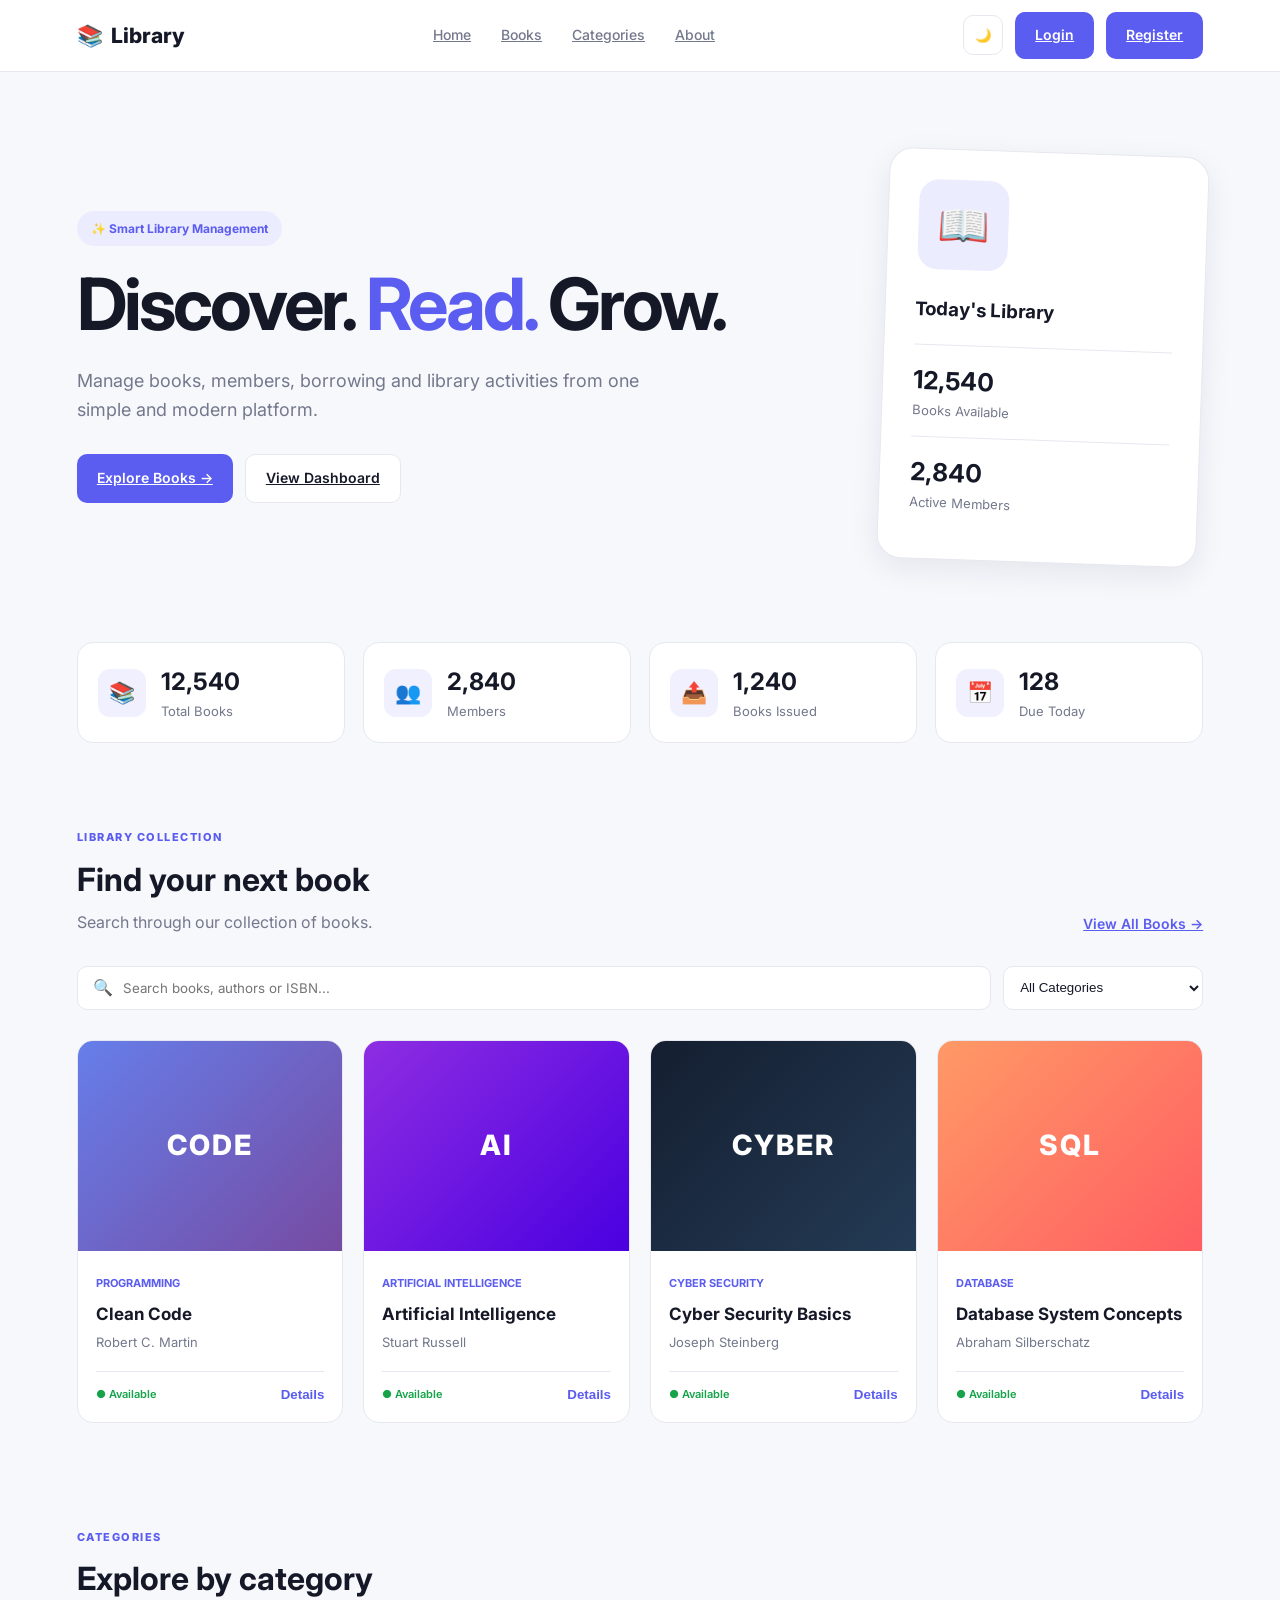
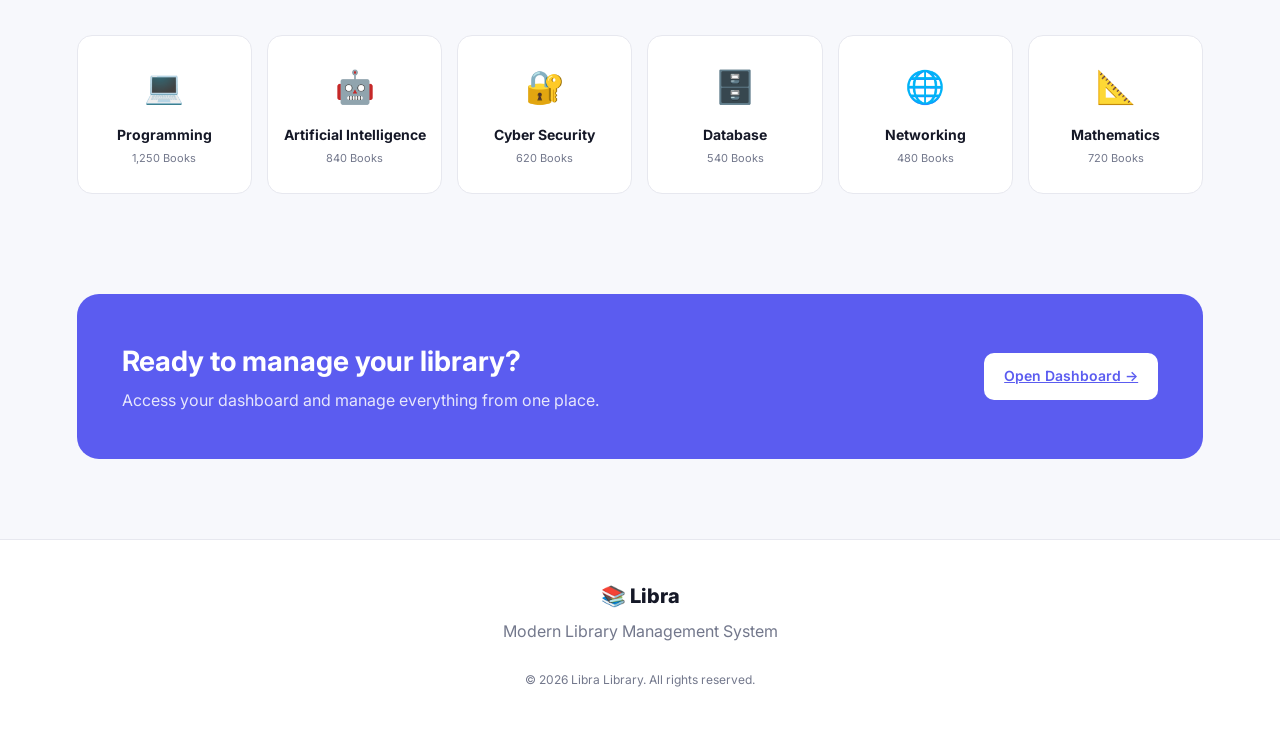
<file: index.html>
<!DOCTYPE html>
<html lang="en">
<head>
    <meta charset="UTF-8">
    <meta name="viewport" content="width=device-width, initial-scale=1.0">

    <title>Libra - Library Management System</title>

    <link rel="stylesheet" href="lms.css">

    <link
        href="https://fonts.googleapis.com/css2?family=Inter:wght@400;500;600;700;800&display=swap"
        rel="stylesheet"
    >
</head>

<body>

<!-- ================= NAVBAR ================= -->

<header class="navbar">

    <div class="logo">
        <span>📚</span>
        Library
    </div>

    <nav class="nav-links">
        <a href="#home">Home</a>
        <a href="books.html">Books</a>
        <a href="#categories">Categories</a>
        <a href="#about">About</a>
    </nav>

    <div class="nav-actions">
        <button class="theme-btn" onclick="toggleTheme()">🌙</button>
        <a href="login.html" class="btn btn-primary">Login</a>
        <a href="register.html" class="btn btn-primary">Register</a>
    </div>

</header>


<!-- ================= HERO ================= -->

<section class="hero" id="home">

    <div class="hero-content">

        <span class="hero-badge">
            ✨ Smart Library Management
        </span>

        <h1>
            Discover.
            <span>Read.</span>
            Grow.
        </h1>

        <p>
            Manage books, members, borrowing and library activities
            from one simple and modern platform.
        </p>

        <div class="hero-buttons">

            <a href="#books" class="btn btn-primary">
                Explore Books →
            </a>

            <a href="login.html" class="btn btn-outline">
                View Dashboard
            </a>

        </div>

    </div>

    <div class="hero-card">

        <div class="book-icon">
            📖
        </div>

        <h3>Today's Library</h3>

        <div class="hero-stat">
            <strong>12,540</strong>
            <span>Books Available</span>
        </div>

        <div class="hero-stat">
            <strong>2,840</strong>
            <span>Active Members</span>
        </div>

    </div>

</section>


<!-- ================= STATS ================= -->

<section class="stats-section">

    <div class="stat-card">
        <div class="stat-icon">📚</div>
        <div>
            <h3>12,540</h3>
            <p>Total Books</p>
        </div>
    </div>

    <div class="stat-card">
        <div class="stat-icon">👥</div>
        <div>
            <h3>2,840</h3>
            <p>Members</p>
        </div>
    </div>

    <div class="stat-card">
        <div class="stat-icon">📤</div>
        <div>
            <h3>1,240</h3>
            <p>Books Issued</p>
        </div>
    </div>

    <div class="stat-card">
        <div class="stat-icon">📅</div>
        <div>
            <h3>128</h3>
            <p>Due Today</p>
        </div>
    </div>

</section>


<!-- ================= BOOK SEARCH ================= -->

<section class="section" id="books">

    <div class="section-header">

        <div>
            <span class="section-label">LIBRARY COLLECTION</span>

            <h2>Find your next book</h2>

            <p>
                Search through our collection of books.
            </p>
        </div>

        <a href="books.html" class="view-all">
            View All Books →
        </a>

    </div>


    <div class="search-container">

        <div class="search-box">

            <span>🔍</span>

            <input
                type="text"
                id="bookSearch"
                placeholder="Search books, authors or ISBN..."
                onkeyup="searchBooks()"
            >

        </div>

        <select id="categoryFilter" onchange="filterBooks()">

            <option value="all">All Categories</option>
            <option value="programming">Programming</option>
            <option value="ai">Artificial Intelligence</option>
            <option value="security">Cyber Security</option>
            <option value="database">Database</option>

        </select>

    </div>


    <div class="books-grid" id="booksGrid">

        <div class="book-card" data-category="programming">

            <div class="book-cover blue">
                <span>CODE</span>
            </div>

            <div class="book-info">

                <span class="book-category">
                    Programming
                </span>

                <h3>Clean Code</h3>

                <p>Robert C. Martin</p>

                <div class="book-footer">

                    <span class="available">
                        ● Available
                    </span>

                    <button onclick="showBook('Clean Code')">
                        Details
                    </button>

                </div>

            </div>

        </div>


        <div class="book-card" data-category="ai">

            <div class="book-cover purple">
                <span>AI</span>
            </div>

            <div class="book-info">

                <span class="book-category">
                    Artificial Intelligence
                </span>

                <h3>Artificial Intelligence</h3>

                <p>Stuart Russell</p>

                <div class="book-footer">

                    <span class="available">
                        ● Available
                    </span>

                    <button onclick="showBook('Artificial Intelligence')">
                        Details
                    </button>

                </div>

            </div>

        </div>


        <div class="book-card" data-category="security">

            <div class="book-cover dark">
                <span>CYBER</span>
            </div>

            <div class="book-info">

                <span class="book-category">
                    Cyber Security
                </span>

                <h3>Cyber Security Basics</h3>

                <p>Joseph Steinberg</p>

                <div class="book-footer">

                    <span class="available">
                        ● Available
                    </span>

                    <button onclick="showBook('Cyber Security Basics')">
                        Details
                    </button>

                </div>

            </div>

        </div>


        <div class="book-card" data-category="database">

            <div class="book-cover orange">
                <span>SQL</span>
            </div>

            <div class="book-info">

                <span class="book-category">
                    Database
                </span>

                <h3>Database System Concepts</h3>

                <p>Abraham Silberschatz</p>

                <div class="book-footer">

                    <span class="available">
                        ● Available
                    </span>

                    <button onclick="showBook('Database System Concepts')">
                        Details
                    </button>

                </div>

            </div>

        </div>

    </div>

</section>


<!-- ================= CATEGORIES ================= -->

<section class="section categories-section" id="categories">

    <div class="section-header">

        <div>

            <span class="section-label">
                CATEGORIES
            </span>

            <h2>Explore by category</h2>

        </div>

    </div>


    <div class="category-grid">

        <div class="category-card">
            <span>💻</span>
            <h3>Programming</h3>
            <p>1,250 Books</p>
        </div>

        <div class="category-card">
            <span>🤖</span>
            <h3>Artificial Intelligence</h3>
            <p>840 Books</p>
        </div>

        <div class="category-card">
            <span>🔐</span>
            <h3>Cyber Security</h3>
            <p>620 Books</p>
        </div>

        <div class="category-card">
            <span>🗄️</span>
            <h3>Database</h3>
            <p>540 Books</p>
        </div>

        <div class="category-card">
            <span>🌐</span>
            <h3>Networking</h3>
            <p>480 Books</p>
        </div>

        <div class="category-card">
            <span>📐</span>
            <h3>Mathematics</h3>
            <p>720 Books</p>
        </div>

    </div>

</section>


<!-- ================= CTA ================= -->

<section class="cta">

    <div>

        <h2>Ready to manage your library?</h2>

        <p>
            Access your dashboard and manage everything from one place.
        </p>

    </div>

    <a href="login.html" class="btn btn-light">
        Open Dashboard →
    </a>

</section>


<!-- ================= FOOTER ================= -->

<footer class="footer">

    <div class="footer-logo">
        📚 Libra
    </div>

    <p>
        Modern Library Management System
    </p>

    <div class="footer-bottom">
        © 2026 Libra Library. All rights reserved.
    </div>

</footer>


<!-- ================= MODAL ================= -->

<div class="modal" id="bookModal">

    <div class="modal-content">

        <button class="modal-close" onclick="closeModal()">
            ×
        </button>

        <div class="modal-icon">
            📖
        </div>

        <h2 id="modalBookName">
            Book
        </h2>

        <p>
            This book is currently available in the library.
        </p>

        <button class="btn btn-primary" onclick="closeModal()">
            Close
        </button>

    </div>

</div>


<script src="lms.js"></script>

</body>
</html>
</file>
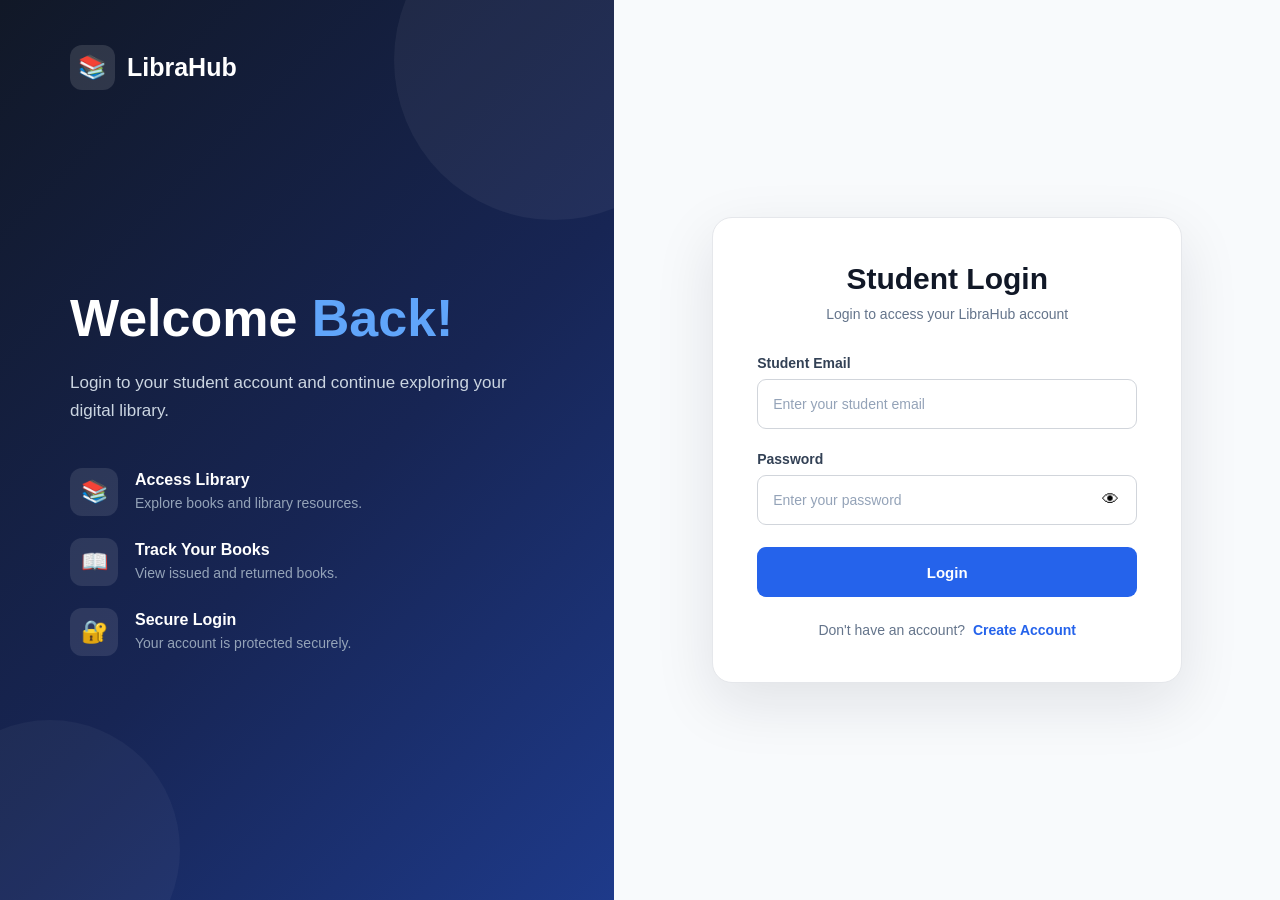
<file: login.html>
<!DOCTYPE html>
<html lang="en">
<head>

    <meta charset="UTF-8">

    <meta name="viewport" content="width=device-width, initial-scale=1.0">

    <title>Login - LibraHub</title>

    <style>
        /* =========================================================
   LIBRAHUB - LOGIN PAGE
   ========================================================= */

* {
    margin: 0;
    padding: 0;
    box-sizing: border-box;
}

html,
body {
    width: 100%;
    min-height: 100%;
    font-family: "Segoe UI", Arial, sans-serif;
}

body {
    min-height: 100vh;
    background: #f5f7fb;
}


/* =========================================================
   MAIN CONTAINER
   ========================================================= */

.login-container {
    min-height: 100vh;

    display: flex;
}


/* =========================================================
   LEFT SECTION
   ========================================================= */

.login-left {
    width: 48%;

    min-height: 100vh;

    padding: 45px 70px;

    display: flex;
    flex-direction: column;

    background:
        linear-gradient(
            135deg,
            #111827 0%,
            #172554 55%,
            #1e3a8a 100%
        );

    color: white;

    position: relative;

    overflow: hidden;
}


/* Decorative circles */

.login-left::before {
    content: "";

    position: absolute;

    width: 320px;
    height: 320px;

    border-radius: 50%;

    background: rgba(255, 255, 255, 0.05);

    top: -100px;
    right: -100px;
}

.login-left::after {
    content: "";

    position: absolute;

    width: 260px;
    height: 260px;

    border-radius: 50%;

    background: rgba(255, 255, 255, 0.04);

    bottom: -80px;
    left: -80px;
}


/* =========================================================
   BRAND
   ========================================================= */

.brand {
    display: flex;

    align-items: center;

    gap: 12px;

    font-size: 25px;

    font-weight: 700;

    position: relative;

    z-index: 2;
}

.brand-icon {
    width: 45px;
    height: 45px;

    border-radius: 12px;

    display: flex;

    align-items: center;
    justify-content: center;

    background: rgba(255, 255, 255, 0.12);

    font-size: 23px;
}


/* =========================================================
   LEFT CONTENT
   ========================================================= */

.left-content {
    max-width: 520px;

    margin: auto 0;

    position: relative;

    z-index: 2;
}

.left-content h1 {
    font-size: 52px;

    line-height: 1.15;

    margin-bottom: 20px;

    font-weight: 700;
}

.left-content h1 span {
    color: #60a5fa;
}

.left-content > p {
    max-width: 480px;

    font-size: 17px;

    line-height: 1.7;

    color: #cbd5e1;

    margin-bottom: 42px;
}


/* =========================================================
   FEATURES
   ========================================================= */

.features {
    display: flex;

    flex-direction: column;

    gap: 22px;
}

.feature {
    display: flex;

    align-items: center;

    gap: 17px;
}

.feature > span {
    min-width: 48px;

    width: 48px;
    height: 48px;

    border-radius: 12px;

    display: flex;

    align-items: center;
    justify-content: center;

    background: rgba(255, 255, 255, 0.1);

    font-size: 22px;
}

.feature h3 {
    font-size: 16px;

    margin-bottom: 4px;

    font-weight: 600;
}

.feature p {
    color: #94a3b8;

    font-size: 14px;

    line-height: 1.5;
}


/* =========================================================
   RIGHT SECTION
   ========================================================= */

.login-right {
    width: 52%;

    min-height: 100vh;

    display: flex;

    align-items: center;

    justify-content: center;

    padding: 40px;

    background: #f8fafc;
}


/* =========================================================
   LOGIN BOX
   ========================================================= */

.login-box {
    width: 100%;

    max-width: 470px;

    padding: 44px;

    background: #ffffff;

    border-radius: 20px;

    box-shadow:
        0 20px 60px rgba(15, 23, 42, 0.10);

    border: 1px solid #e5e7eb;
}


/* =========================================================
   FORM HEADER
   ========================================================= */

.form-header {
    text-align: center;

    margin-bottom: 30px;
}

.form-header h2 {
    color: #111827;

    font-size: 30px;

    margin-bottom: 8px;

    font-weight: 700;
}

.form-header p {
    color: #64748b;

    font-size: 14px;

    line-height: 1.5;
}


/* =========================================================
   MESSAGE
   ========================================================= */

.message {
    display: none;

    width: 100%;

    padding: 12px 14px;

    border-radius: 9px;

    margin-bottom: 20px;

    font-size: 14px;

    line-height: 1.5;

    text-align: center;
}

.message.success {
    display: block;

    background: #dcfce7;

    color: #166534;

    border: 1px solid #bbf7d0;
}

.message.error {
    display: block;

    background: #fee2e2;

    color: #991b1b;

    border: 1px solid #fecaca;
}


/* =========================================================
   INPUT GROUP
   ========================================================= */

.input-group {
    margin-bottom: 22px;
}

.input-group label {
    display: block;

    margin-bottom: 8px;

    color: #334155;

    font-size: 14px;

    font-weight: 600;
}


/* =========================================================
   INPUT
   ========================================================= */

.input-group input {
    width: 100%;

    height: 50px;

    padding: 0 15px;

    border: 1px solid #d1d5db;

    border-radius: 9px;

    background: #ffffff;

    color: #111827;

    font-size: 14px;

    outline: none;

    transition:
        border-color 0.2s ease,
        box-shadow 0.2s ease;
}

.input-group input::placeholder {
    color: #94a3b8;
}

.input-group input:hover {
    border-color: #94a3b8;
}

.input-group input:focus {
    border-color: #2563eb;

    box-shadow:
        0 0 0 3px rgba(37, 99, 235, 0.12);
}


/* =========================================================
   PASSWORD
   ========================================================= */

.password-wrapper {
    width: 100%;

    position: relative;
}

.password-wrapper input {
    padding-right: 50px;
}

.password-toggle {
    position: absolute;

    right: 8px;

    top: 50%;

    transform: translateY(-50%);

    width: 38px;

    height: 38px;

    border: none;

    background: transparent;

    cursor: pointer;

    border-radius: 7px;

    font-size: 17px;

    display: flex;

    align-items: center;

    justify-content: center;
}

.password-toggle:hover {
    background: #f1f5f9;
}


/* =========================================================
   LOGIN BUTTON
   ========================================================= */

.login-btn {
    width: 100%;

    height: 50px;

    border: none;

    border-radius: 9px;

    background: #2563eb;

    color: #ffffff;

    font-size: 15px;

    font-weight: 600;

    cursor: pointer;

    transition:
        background 0.2s ease,
        transform 0.2s ease,
        box-shadow 0.2s ease;
}

.login-btn:hover {
    background: #1d4ed8;

    transform: translateY(-1px);

    box-shadow:
        0 8px 20px rgba(37, 99, 235, 0.22);
}

.login-btn:active {
    transform: translateY(0);
}

.login-btn:disabled {
    opacity: 0.7;

    cursor: not-allowed;

    transform: none;

    box-shadow: none;
}


/* =========================================================
   REGISTER LINK
   ========================================================= */

.register-link {
    text-align: center;

    margin-top: 25px;

    color: #64748b;

    font-size: 14px;
}

.register-link a {
    color: #2563eb;

    text-decoration: none;

    font-weight: 600;

    margin-left: 4px;
}

.register-link a:hover {
    text-decoration: underline;
}


/* =========================================================
   RESPONSIVE - TABLET
   ========================================================= */

@media (max-width: 1000px) {

    .login-left {
        padding: 40px;
    }

    .left-content h1 {
        font-size: 42px;
    }

    .login-right {
        padding: 25px;
    }

    .login-box {
        padding: 34px;
    }
}


/* =========================================================
   RESPONSIVE - MOBILE
   ========================================================= */

@media (max-width: 760px) {

    .login-container {
        display: block;
    }

    .login-left {
        width: 100%;

        min-height: auto;

        padding: 28px 25px 35px;
    }

    .left-content {
        margin-top: 55px;
    }

    .left-content h1 {
        font-size: 38px;
    }

    .left-content > p {
        font-size: 15px;

        margin-bottom: 28px;
    }

    .features {
        gap: 16px;
    }

    .feature {
        gap: 12px;
    }

    .feature > span {
        min-width: 42px;

        width: 42px;
        height: 42px;

        font-size: 18px;
    }

    .feature h3 {
        font-size: 14px;
    }

    .feature p {
        font-size: 12px;
    }

    .login-right {
        width: 100%;

        min-height: auto;

        padding: 25px 18px;
    }

    .login-box {
        padding: 30px 22px;

        border-radius: 16px;
    }

    .form-header h2 {
        font-size: 26px;
    }
}


/* =========================================================
   SMALL MOBILE
   ========================================================= */

@media (max-width: 400px) {

    .login-left {
        padding: 24px 18px 30px;
    }

    .brand {
        font-size: 22px;
    }

    .left-content h1 {
        font-size: 32px;
    }

    .login-right {
        padding: 18px 12px;
    }

    .login-box {
        padding: 24px 18px;
    }
}
    </style>

</head>

<body>

    <div class="login-container">


        <!-- =========================================
             LEFT SIDE
        ========================================== -->

        <div class="login-left">

            <div class="brand">

                <div class="brand-icon">
                    📚
                </div>

                <span>
                    LibraHub
                </span>

            </div>


            <div class="left-content">

                <h1>
                    Welcome <span>Back!</span>
                </h1>

                <p>
                    Login to your student account and
                    continue exploring your digital library.
                </p>


                <div class="features">


                    <div class="feature">

                        <span>📚</span>

                        <div>

                            <h3>
                                Access Library
                            </h3>

                            <p>
                                Explore books and library resources.
                            </p>

                        </div>

                    </div>


                    <div class="feature">

                        <span>📖</span>

                        <div>

                            <h3>
                                Track Your Books
                            </h3>

                            <p>
                                View issued and returned books.
                            </p>

                        </div>

                    </div>


                    <div class="feature">

                        <span>🔐</span>

                        <div>

                            <h3>
                                Secure Login
                            </h3>

                            <p>
                                Your account is protected securely.
                            </p>

                        </div>

                    </div>


                </div>

            </div>

        </div>


        <!-- =========================================
             RIGHT SIDE
        ========================================== -->

        <div class="login-right">


            <div class="login-box">


                <div class="form-header">

                    <h2>
                        Student Login
                    </h2>

                    <p>
                        Login to access your LibraHub account
                    </p>

                </div>


                <!-- =================================
                     MESSAGE
                ================================== -->

                <div
                    id="message"
                    class="message"
                ></div>


                <!-- =================================
                     LOGIN FORM
                ================================== -->

                <form id="loginForm">


                    <!-- STUDENT EMAIL -->

                    <div class="input-group">

                        <label for="student_email">
                            Student Email
                        </label>

                        <input
                            type="email"
                            id="student_email"
                            name="student_email"
                            placeholder="Enter your student email"
                            autocomplete="email"
                            required
                        >

                    </div>


                    <!-- PASSWORD -->

                    <div class="input-group">

                        <label for="password">
                            Password
                        </label>


                        <div class="password-wrapper">

                            <input
                                type="password"
                                id="password"
                                name="password"
                                placeholder="Enter your password"
                                autocomplete="current-password"
                                required
                            >


                            <button
                                type="button"
                                class="password-toggle"
                                onclick="togglePassword()"
                                aria-label="Show password"
                            >
                                👁
                            </button>

                        </div>

                    </div>


                    <!-- LOGIN BUTTON -->

                    <button
                        type="submit"
                        id="loginBtn"
                        class="login-btn"
                    >
                        Login
                    </button>


                </form>


                <!-- =================================
                     REGISTER
                ================================== -->

                <div class="register-link">

                    Don't have an account?

                    <a href="register.html">
                        Create Account
                    </a>

                </div>


            </div>

        </div>


    </div>


    <!-- =========================================
         JAVASCRIPT
    ========================================== -->

    <script>


        const API_URL =
            "http://127.0.0.1:5000/api/auth";


        // ==========================================
        // PASSWORD SHOW / HIDE
        // ==========================================

        function togglePassword() {

            const password =
                document.getElementById("password");

            const button =
                document.querySelector(".password-toggle");


            if (password.type === "password") {

                password.type = "text";

                button.textContent = "🙈";

            } else {

                password.type = "password";

                button.textContent = "👁";

            }

        }


        // ==========================================
        // SHOW MESSAGE
        // ==========================================

        function showMessage(message, type) {

            const messageBox =
                document.getElementById("message");


            messageBox.textContent =
                message;


            messageBox.className =
                "message " + type;

        }


        // ==========================================
        // LOGIN
        // ==========================================

        document
            .getElementById("loginForm")
            .addEventListener("submit", async function(event) {

                event.preventDefault();


                // ==================================
                // GET FORM VALUES
                // ==================================

                const studentEmail =
                    document
                        .getElementById("student_email")
                        .value
                        .trim()
                        .toLowerCase();


                const password =
                    document
                        .getElementById("password")
                        .value;


                // ==================================
                // VALIDATION
                // ==================================

                if (!studentEmail) {

                    showMessage(
                        "Please enter your student email.",
                        "error"
                    );

                    return;

                }


                if (!password) {

                    showMessage(
                        "Please enter your password.",
                        "error"
                    );

                    return;

                }


                // ==================================
                // LOGIN BUTTON
                // ==================================

                const loginBtn =
                    document.getElementById("loginBtn");


                loginBtn.disabled = true;

                loginBtn.textContent =
                    "Logging in...";


                try {


                    // ==================================
                    // SEND LOGIN REQUEST
                    // ==================================

                    const response =
                        await fetch(
                            `${API_URL}/login`,
                            {

                                method: "POST",

                                headers: {
                                    "Content-Type":
                                        "application/json"
                                },

                                credentials: "include",

                                body: JSON.stringify({

                                    student_email:
                                        studentEmail,

                                    password:
                                        password

                                })

                            }
                        );


                    const data =
                        await response.json();


                    // ==================================
                    // SUCCESS
                    // ==================================

                    if (
                        response.ok &&
                        data.success
                    ) {


                        showMessage(
                            "Login successful! Redirecting...",
                            "success"
                        );


                        // ==================================
                        // REDIRECT TO DASHBOARD
                        // ==================================

                        setTimeout(function() {

                            window.location.href =
                                "dashboard.html";

                        }, 800);

                    }


                    // ==================================
                    // LOGIN FAILED
                    // ==================================

                    else {

                        showMessage(
                            data.message ||
                            "Invalid student email or password.",
                            "error"
                        );

                    }


                }

                catch (error) {


                    console.error(
                        "Login Error:",
                        error
                    );


                    showMessage(
                        "Unable to connect to the server. Please make sure the Flask backend is running.",
                        "error"
                    );

                }


                // ==================================
                // RESET BUTTON
                // ==================================

                finally {

                    loginBtn.disabled = false;

                    loginBtn.textContent =
                        "Login";

                }

            });


    </script>

</body>
</html>
</file>
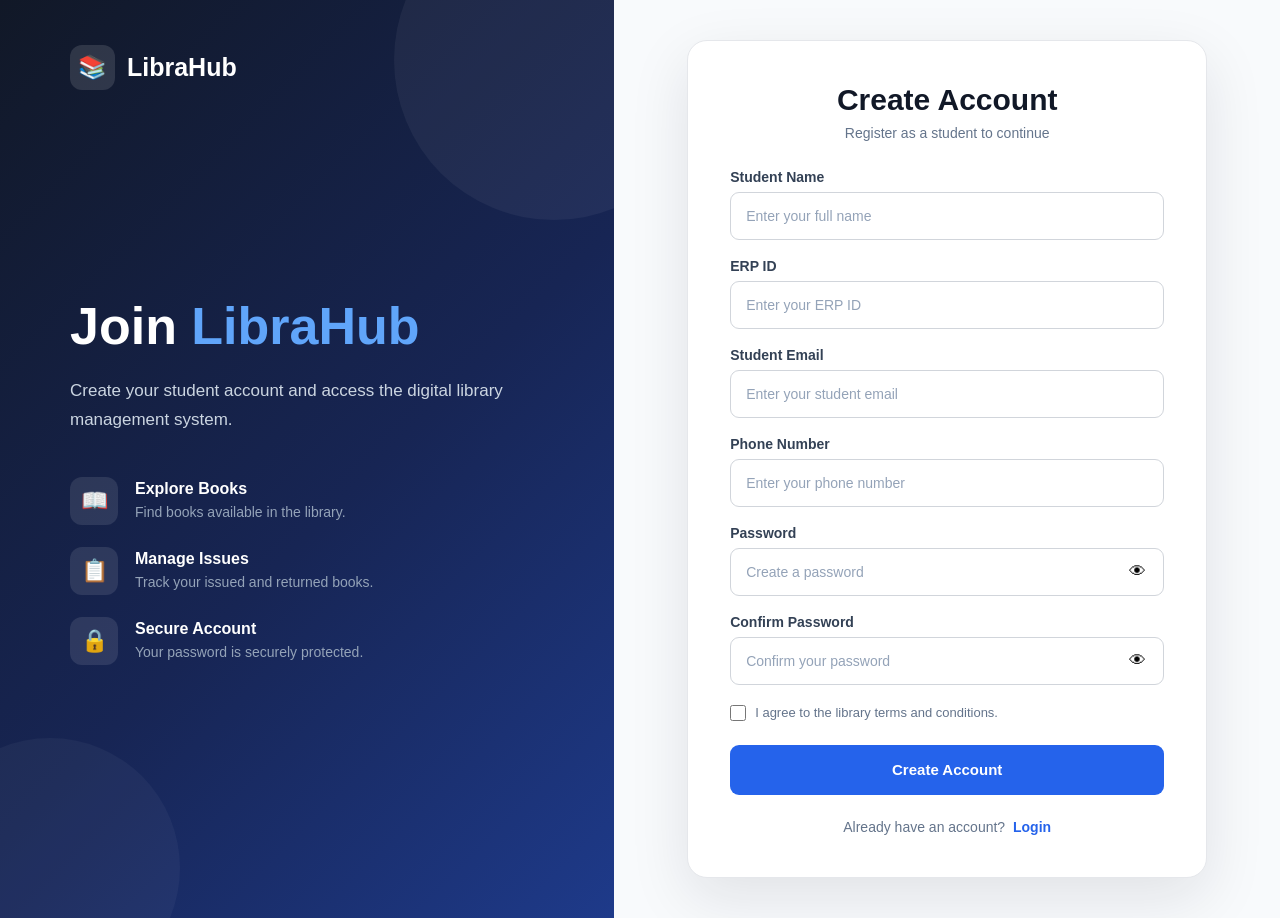
<file: register.html>
<!DOCTYPE html>
<html lang="en">
<head>
    <meta charset="UTF-8">

    <meta name="viewport" content="width=device-width, initial-scale=1.0">

    <title>Register - LibraHub</title>

    <style>
        /* =========================================================
   LIBRAHUB - REGISTER PAGE
   ========================================================= */

* {
    margin: 0;
    padding: 0;
    box-sizing: border-box;
}

html,
body {
    width: 100%;
    min-height: 100%;
    font-family: "Segoe UI", Arial, sans-serif;
}

body {
    min-height: 100vh;
    background: #f5f7fb;
}


/* =========================================================
   MAIN CONTAINER
   ========================================================= */

.register-container {
    min-height: 100vh;
    display: flex;
}


/* =========================================================
   LEFT SECTION
   ========================================================= */

.register-left {
    width: 48%;
    min-height: 100vh;
    padding: 45px 70px;

    display: flex;
    flex-direction: column;

    background:
        linear-gradient(
            135deg,
            #111827 0%,
            #172554 55%,
            #1e3a8a 100%
        );

    color: white;

    position: relative;
    overflow: hidden;
}


/* Decorative circles */

.register-left::before {
    content: "";
    position: absolute;

    width: 320px;
    height: 320px;

    border-radius: 50%;

    background: rgba(255, 255, 255, 0.05);

    top: -100px;
    right: -100px;
}

.register-left::after {
    content: "";

    position: absolute;

    width: 260px;
    height: 260px;

    border-radius: 50%;

    background: rgba(255, 255, 255, 0.04);

    bottom: -80px;
    left: -80px;
}


/* =========================================================
   BRAND
   ========================================================= */

.brand {
    display: flex;
    align-items: center;

    gap: 12px;

    font-size: 25px;
    font-weight: 700;

    position: relative;
    z-index: 2;
}

.brand-icon {
    width: 45px;
    height: 45px;

    border-radius: 12px;

    display: flex;
    align-items: center;
    justify-content: center;

    background: rgba(255, 255, 255, 0.12);

    font-size: 23px;
}


/* =========================================================
   LEFT CONTENT
   ========================================================= */

.left-content {
    max-width: 520px;

    margin: auto 0;

    position: relative;
    z-index: 2;
}

.left-content h1 {
    font-size: 52px;

    line-height: 1.15;

    margin-bottom: 20px;

    font-weight: 700;
}

.left-content h1 span {
    color: #60a5fa;
}

.left-content > p {
    max-width: 480px;

    font-size: 17px;

    line-height: 1.7;

    color: #cbd5e1;

    margin-bottom: 42px;
}


/* =========================================================
   FEATURES
   ========================================================= */

.features {
    display: flex;
    flex-direction: column;

    gap: 22px;
}

.feature {
    display: flex;
    align-items: center;

    gap: 17px;
}

.feature > span {
    min-width: 48px;
    width: 48px;
    height: 48px;

    border-radius: 12px;

    display: flex;
    align-items: center;
    justify-content: center;

    background: rgba(255, 255, 255, 0.1);

    font-size: 22px;
}

.feature h3 {
    font-size: 16px;

    margin-bottom: 4px;

    font-weight: 600;
}

.feature p {
    color: #94a3b8;

    font-size: 14px;

    line-height: 1.5;
}


/* =========================================================
   RIGHT SECTION
   ========================================================= */

.register-right {
    width: 52%;
    min-height: 100vh;

    display: flex;
    align-items: center;
    justify-content: center;

    padding: 40px;

    background: #f8fafc;
}


/* =========================================================
   REGISTER BOX
   ========================================================= */

.register-box {
    width: 100%;
    max-width: 520px;

    padding: 42px;

    background: #ffffff;

    border-radius: 20px;

    box-shadow:
        0 20px 60px rgba(15, 23, 42, 0.10);

    border: 1px solid #e5e7eb;
}


/* =========================================================
   FORM HEADER
   ========================================================= */

.form-header {
    text-align: center;

    margin-bottom: 28px;
}

.form-header h2 {
    color: #111827;

    font-size: 30px;

    margin-bottom: 8px;

    font-weight: 700;
}

.form-header p {
    color: #64748b;

    font-size: 14px;
}


/* =========================================================
   MESSAGE
   ========================================================= */

.message {
    display: none;

    width: 100%;

    padding: 12px 14px;

    border-radius: 9px;

    margin-bottom: 18px;

    font-size: 14px;

    line-height: 1.5;

    text-align: center;
}

.message.success {
    display: block;

    background: #dcfce7;

    color: #166534;

    border: 1px solid #bbf7d0;
}

.message.error {
    display: block;

    background: #fee2e2;

    color: #991b1b;

    border: 1px solid #fecaca;
}


/* =========================================================
   INPUT GROUP
   ========================================================= */

.input-group {
    margin-bottom: 18px;
}

.input-group label {
    display: block;

    margin-bottom: 7px;

    color: #334155;

    font-size: 14px;

    font-weight: 600;
}


/* =========================================================
   INPUTS
   ========================================================= */

.input-group input {
    width: 100%;

    height: 48px;

    padding: 0 15px;

    border: 1px solid #d1d5db;

    border-radius: 9px;

    background: #ffffff;

    color: #111827;

    font-size: 14px;

    outline: none;

    transition:
        border-color 0.2s ease,
        box-shadow 0.2s ease,
        background 0.2s ease;
}

.input-group input::placeholder {
    color: #94a3b8;
}

.input-group input:hover {
    border-color: #94a3b8;
}

.input-group input:focus {
    border-color: #2563eb;

    box-shadow:
        0 0 0 3px rgba(37, 99, 235, 0.12);
}


/* =========================================================
   PASSWORD INPUT
   ========================================================= */

.password-wrapper {
    position: relative;

    width: 100%;
}

.password-wrapper input {
    padding-right: 50px;
}

.password-toggle {
    position: absolute;

    right: 8px;
    top: 50%;

    transform: translateY(-50%);

    width: 38px;
    height: 38px;

    border: none;

    background: transparent;

    cursor: pointer;

    border-radius: 7px;

    font-size: 17px;

    display: flex;
    align-items: center;
    justify-content: center;
}

.password-toggle:hover {
    background: #f1f5f9;
}


/* =========================================================
   TERMS
   ========================================================= */

.terms {
    display: flex;

    align-items: flex-start;

    gap: 9px;

    margin: 8px 0 22px;
}

.terms input {
    width: 16px;
    height: 16px;

    margin-top: 2px;

    accent-color: #2563eb;

    cursor: pointer;
}

.terms label {
    color: #64748b;

    font-size: 13px;

    line-height: 1.5;

    cursor: pointer;
}


/* =========================================================
   REGISTER BUTTON
   ========================================================= */

.register-btn {
    width: 100%;

    height: 50px;

    border: none;

    border-radius: 9px;

    background: #2563eb;

    color: white;

    font-size: 15px;

    font-weight: 600;

    cursor: pointer;

    transition:
        background 0.2s ease,
        transform 0.2s ease,
        box-shadow 0.2s ease;
}

.register-btn:hover {
    background: #1d4ed8;

    transform: translateY(-1px);

    box-shadow:
        0 8px 20px rgba(37, 99, 235, 0.22);
}

.register-btn:active {
    transform: translateY(0);
}

.register-btn:disabled {
    opacity: 0.7;

    cursor: not-allowed;

    transform: none;

    box-shadow: none;
}


/* =========================================================
   LOGIN LINK
   ========================================================= */

.login-link {
    text-align: center;

    margin-top: 24px;

    color: #64748b;

    font-size: 14px;
}

.login-link a {
    color: #2563eb;

    text-decoration: none;

    font-weight: 600;

    margin-left: 4px;
}

.login-link a:hover {
    text-decoration: underline;
}


/* =========================================================
   RESPONSIVE - TABLET
   ========================================================= */

@media (max-width: 1000px) {

    .register-left {
        padding: 40px;
    }

    .left-content h1 {
        font-size: 42px;
    }

    .register-right {
        padding: 25px;
    }

    .register-box {
        padding: 32px;
    }
}


/* =========================================================
   RESPONSIVE - MOBILE
   ========================================================= */

@media (max-width: 760px) {

    .register-container {
        display: block;
    }

    .register-left {
        width: 100%;

        min-height: auto;

        padding: 28px 25px 35px;
    }

    .left-content {
        margin-top: 55px;
    }

    .left-content h1 {
        font-size: 38px;
    }

    .left-content > p {
        font-size: 15px;

        margin-bottom: 28px;
    }

    .features {
        gap: 16px;
    }

    .feature {
        gap: 12px;
    }

    .feature > span {
        min-width: 42px;

        width: 42px;
        height: 42px;

        font-size: 18px;
    }

    .feature h3 {
        font-size: 14px;
    }

    .feature p {
        font-size: 12px;
    }

    .register-right {
        width: 100%;

        min-height: auto;

        padding: 25px 18px;
    }

    .register-box {
        padding: 28px 22px;

        border-radius: 16px;
    }

    .form-header h2 {
        font-size: 26px;
    }
}


/* =========================================================
   SMALL MOBILE
   ========================================================= */

@media (max-width: 400px) {

    .register-left {
        padding: 24px 18px 30px;
    }

    .brand {
        font-size: 22px;
    }

    .left-content h1 {
        font-size: 32px;
    }

    .register-right {
        padding: 18px 12px;
    }

    .register-box {
        padding: 24px 18px;
    }
}
    </style>
</head>

<body>

    <div class="register-container">

        <!-- LEFT SIDE -->
        <div class="register-left">

            <div class="brand">
                <div class="brand-icon">📚</div>
                <span>LibraHub</span>
            </div>

            <div class="left-content">

                <h1>
                    Join <span>LibraHub</span>
                </h1>

                <p>
                    Create your student account and access
                    the digital library management system.
                </p>

                <div class="features">

                    <div class="feature">
                        <span>📖</span>
                        <div>
                            <h3>Explore Books</h3>
                            <p>Find books available in the library.</p>
                        </div>
                    </div>

                    <div class="feature">
                        <span>📋</span>
                        <div>
                            <h3>Manage Issues</h3>
                            <p>Track your issued and returned books.</p>
                        </div>
                    </div>

                    <div class="feature">
                        <span>🔒</span>
                        <div>
                            <h3>Secure Account</h3>
                            <p>Your password is securely protected.</p>
                        </div>
                    </div>

                </div>

            </div>

        </div>


        <!-- RIGHT SIDE -->
        <div class="register-right">

            <div class="register-box">

                <div class="form-header">

                    <h2>Create Account</h2>

                    <p>
                        Register as a student to continue
                    </p>

                </div>


                <!-- MESSAGE -->
                <div id="message" class="message"></div>


                <!-- REGISTER FORM -->
                <form id="registerForm">

                    <!-- STUDENT NAME -->
                    <div class="input-group">

                        <label for="student_name">
                            Student Name
                        </label>

                        <input
                            type="text"
                            id="student_name"
                            name="student_name"
                            placeholder="Enter your full name"
                            autocomplete="name"
                            required
                        >

                    </div>


                    <!-- ERP ID -->
                    <div class="input-group">

                        <label for="erp_id">
                            ERP ID
                        </label>

                        <input
                            type="text"
                            id="erp_id"
                            name="erp_id"
                            placeholder="Enter your ERP ID"
                            autocomplete="username"
                            required
                        >

                    </div>


                    <!-- STUDENT EMAIL -->
                    <div class="input-group">

                        <label for="student_email">
                            Student Email
                        </label>

                        <input
                            type="email"
                            id="student_email"
                            name="student_email"
                            placeholder="Enter your student email"
                            autocomplete="email"
                            required
                        >

                    </div>


                    <!-- PHONE NUMBER -->
                    <div class="input-group">

                        <label for="phone_number">
                            Phone Number
                        </label>

                        <input
                            type="tel"
                            id="phone_number"
                            name="phone_number"
                            placeholder="Enter your phone number"
                            maxlength="15"
                            autocomplete="tel"
                            required
                        >

                    </div>


                    <!-- PASSWORD -->
                    <div class="input-group">

                        <label for="password">
                            Password
                        </label>

                        <div class="password-wrapper">

                            <input
                                type="password"
                                id="password"
                                name="password"
                                placeholder="Create a password"
                                autocomplete="new-password"
                                required
                            >

                            <button
                                type="button"
                                class="password-toggle"
                                onclick="togglePassword('password', this)"
                                aria-label="Show password"
                            >
                                👁
                            </button>

                        </div>

                    </div>


                    <!-- CONFIRM PASSWORD -->
                    <div class="input-group">

                        <label for="confirmPassword">
                            Confirm Password
                        </label>

                        <div class="password-wrapper">

                            <input
                                type="password"
                                id="confirmPassword"
                                name="confirmPassword"
                                placeholder="Confirm your password"
                                autocomplete="new-password"
                                required
                            >

                            <button
                                type="button"
                                class="password-toggle"
                                onclick="togglePassword('confirmPassword', this)"
                                aria-label="Show password"
                            >
                                👁
                            </button>

                        </div>

                    </div>


                    <!-- TERMS -->
                    <div class="terms">

                        <input
                            type="checkbox"
                            id="terms"
                            required
                        >

                        <label for="terms">
                            I agree to the library terms and conditions.
                        </label>

                    </div>


                    <!-- REGISTER BUTTON -->
                    <button
                        type="submit"
                        id="registerBtn"
                        class="register-btn"
                    >
                        Create Account
                    </button>

                </form>


                <!-- LOGIN LINK -->
                <div class="login-link">

                    Already have an account?

                    <a href="login.html">
                        Login
                    </a>

                </div>

            </div>

        </div>

    </div>


    <!-- JAVASCRIPT -->
    <script>

        const API_URL = "http://127.0.0.1:5000/api/auth";


        // ==========================================
        // PASSWORD SHOW / HIDE
        // ==========================================

        function togglePassword(inputId, button) {

            const input = document.getElementById(inputId);

            if (input.type === "password") {

                input.type = "text";
                button.textContent = "🙈";

            } else {

                input.type = "password";
                button.textContent = "👁";

            }

        }


        // ==========================================
        // SHOW MESSAGE
        // ==========================================

        function showMessage(message, type) {

            const messageBox = document.getElementById("message");

            messageBox.textContent = message;

            messageBox.className = "message " + type;

        }


        // ==========================================
        // REGISTER
        // ==========================================

        document
            .getElementById("registerForm")
            .addEventListener("submit", async function(event) {

                event.preventDefault();


                const studentName =
                    document.getElementById("student_name").value.trim();

                const erpId =
                    document.getElementById("erp_id").value.trim();

                const studentEmail =
                    document.getElementById("student_email").value.trim().toLowerCase();

                const phoneNumber =
                    document.getElementById("phone_number").value.trim();

                const password =
                    document.getElementById("password").value;

                const confirmPassword =
                    document.getElementById("confirmPassword").value;


                // ==========================================
                // FRONTEND VALIDATION
                // ==========================================

                if (!studentName) {

                    showMessage(
                        "Please enter your student name.",
                        "error"
                    );

                    return;
                }


                if (!erpId) {

                    showMessage(
                        "Please enter your ERP ID.",
                        "error"
                    );

                    return;
                }


                if (!studentEmail) {

                    showMessage(
                        "Please enter your student email.",
                        "error"
                    );

                    return;
                }


                if (!phoneNumber) {

                    showMessage(
                        "Please enter your phone number.",
                        "error"
                    );

                    return;
                }


                if (password.length < 6) {

                    showMessage(
                        "Password must contain at least 6 characters.",
                        "error"
                    );

                    return;
                }


                if (password !== confirmPassword) {

                    showMessage(
                        "Passwords do not match.",
                        "error"
                    );

                    return;
                }


                // ==========================================
                // BUTTON
                // ==========================================

                const registerBtn =
                    document.getElementById("registerBtn");

                registerBtn.disabled = true;

                registerBtn.textContent = "Creating Account...";


                try {

                    // ==========================================
                    // SEND DATA TO FLASK BACKEND
                    // ==========================================

                    const response = await fetch(
                        `${API_URL}/register`,
                        {
                            method: "POST",

                            headers: {
                                "Content-Type": "application/json"
                            },

                            credentials: "include",

                            body: JSON.stringify({

                                student_name: studentName,

                                erp_id: erpId,

                                student_email: studentEmail,

                                phone_number: phoneNumber,

                                password: password

                            })
                        }
                    );


                    const data = await response.json();


                    // ==========================================
                    // SUCCESS
                    // ==========================================

                    if (response.ok && data.success) {

                        showMessage(
                            "Registration successful! Redirecting to login...",
                            "success"
                        );


                        document
                            .getElementById("registerForm")
                            .reset();


                        setTimeout(function() {

                            window.location.href = "login.html";

                        }, 1500);

                    }


                    // ==========================================
                    // ERROR
                    // ==========================================

                    else {

                        showMessage(
                            data.message || "Registration failed.",
                            "error"
                        );

                    }

                }

                catch (error) {

                    console.error(
                        "Registration Error:",
                        error
                    );

                    showMessage(
                        "Unable to connect to the server. Please make sure the Flask backend is running.",
                        "error"
                    );

                }


                // ==========================================
                // RESET BUTTON
                // ==========================================

                finally {

                    registerBtn.disabled = false;

                    registerBtn.textContent = "Create Account";

                }

            });

    </script>

</body>
</html>
</file>
<file: lms.css>
* {
    margin: 0;
    padding: 0;
    box-sizing: border-box;
}

:root {
    --primary: #5b5cf0;
    --primary-dark: #4546d8;

    --background: #f7f8fc;
    --surface: #ffffff;

    --text: #151827;
    --muted: #73788c;

    --border: #e7e8ef;

    --success: #16a34a;
    --danger: #dc2626;

    --shadow: 0 10px 30px rgba(20, 25, 50, 0.08);
}

body {
    font-family: "Inter", sans-serif;
    background: var(--background);
    color: var(--text);
    line-height: 1.6;
}

body.dark {
    --background: #101118;
    --surface: #181a23;
    --text: #f5f5f7;
    --muted: #9da1b3;
    --border: #292c38;
}


/* ================= NAVBAR ================= */

.navbar {
    height: 72px;
    background: var(--surface);

    border-bottom: 1px solid var(--border);

    display: flex;
    align-items: center;
    justify-content: space-between;

    padding: 0 6%;

    position: sticky;
    top: 0;

    z-index: 100;
}

.logo {
    font-size: 21px;
    font-weight: 800;

    display: flex;
    align-items: center;

    gap: 8px;
}

.nav-links {
    display: flex;
    gap: 30px;
}

.nav-links a {
    color: var(--muted);

    font-size: 14px;
    font-weight: 500;

    transition: 0.2s;
}

.nav-links a:hover {
    color: var(--primary);
}

.nav-actions {
    display: flex;
    align-items: center;
    gap: 12px;
}

.theme-btn {
    width: 40px;
    height: 40px;

    border: 1px solid var(--border);
    background: var(--surface);

    border-radius: 10px;

    cursor: pointer;
}


/* ================= BUTTONS ================= */

.btn {
    display: inline-flex;

    align-items: center;
    justify-content: center;

    padding: 12px 20px;

    border-radius: 10px;

    font-size: 14px;
    font-weight: 600;

    border: none;

    cursor: pointer;

    transition: 0.2s;
}

.btn-primary {
    background: var(--primary);
    color: white;
}

.btn-primary:hover {
    background: var(--primary-dark);
    transform: translateY(-1px);
}

.btn-outline {
    border: 1px solid var(--border);
    color: var(--text);
    background: var(--surface);
}

.btn-light {
    background: white;
    color: var(--primary);
}


/* ================= HERO ================= */

.hero {
    width: 88%;
    max-width: 1200px;

    margin: auto;

    min-height: 570px;

    display: flex;
    align-items: center;

    justify-content: space-between;

    gap: 50px;
}

.hero-content {
    max-width: 650px;
}

.hero-badge {
    display: inline-block;

    background: #ececff;
    color: var(--primary);

    padding: 8px 14px;

    border-radius: 30px;

    font-size: 12px;
    font-weight: 700;

    margin-bottom: 20px;
}

.hero h1 {
    font-size: clamp(42px, 6vw, 72px);

    line-height: 1.05;

    letter-spacing: -3px;

    margin-bottom: 25px;
}

.hero h1 span {
    color: var(--primary);
}

.hero p {
    max-width: 580px;

    font-size: 18px;

    color: var(--muted);

    margin-bottom: 30px;
}

.hero-buttons {
    display: flex;
    gap: 12px;
}


/* HERO CARD */

.hero-card {
    width: 320px;

    background: var(--surface);

    border: 1px solid var(--border);

    border-radius: 24px;

    padding: 30px;

    box-shadow: var(--shadow);

    transform: rotate(2deg);
}

.book-icon {
    width: 90px;
    height: 90px;

    border-radius: 20px;

    background: #ececff;

    display: grid;
    place-items: center;

    font-size: 42px;

    margin-bottom: 25px;
}

.hero-card h3 {
    margin-bottom: 20px;
}

.hero-stat {
    padding: 15px 0;

    border-top: 1px solid var(--border);

    display: flex;

    flex-direction: column;
}

.hero-stat strong {
    font-size: 25px;
}

.hero-stat span {
    color: var(--muted);
    font-size: 13px;
}


/* ================= STATS ================= */

.stats-section {
    width: 88%;
    max-width: 1200px;

    margin: 0 auto 80px;

    display: grid;

    grid-template-columns: repeat(4, 1fr);

    gap: 18px;
}

.stat-card {
    background: var(--surface);

    border: 1px solid var(--border);

    border-radius: 16px;

    padding: 20px;

    display: flex;

    align-items: center;

    gap: 15px;
}

.stat-icon {
    width: 48px;
    height: 48px;

    display: grid;
    place-items: center;

    background: #f0f0ff;

    border-radius: 12px;

    font-size: 21px;
}

.stat-card h3 {
    font-size: 24px;
}

.stat-card p {
    color: var(--muted);

    font-size: 13px;
}


/* ================= SECTION ================= */

.section {
    width: 88%;
    max-width: 1200px;

    margin: 0 auto 100px;
}

.section-header {
    display: flex;

    align-items: end;

    justify-content: space-between;

    margin-bottom: 30px;
}

.section-label {
    color: var(--primary);

    font-size: 11px;

    font-weight: 800;

    letter-spacing: 1.5px;
}

.section-header h2 {
    font-size: 32px;

    margin-top: 5px;
}

.section-header p {
    color: var(--muted);

    margin-top: 5px;
}

.view-all {
    color: var(--primary);

    font-weight: 600;

    font-size: 14px;
}


/* ================= SEARCH ================= */

.search-container {
    display: flex;

    gap: 12px;

    margin-bottom: 30px;
}

.search-box {
    flex: 1;

    display: flex;

    align-items: center;

    gap: 10px;

    background: var(--surface);

    border: 1px solid var(--border);

    padding: 0 15px;

    border-radius: 10px;
}

.search-box input {
    width: 100%;

    border: none;

    outline: none;

    padding: 13px 0;

    background: transparent;

    color: var(--text);

    font-family: inherit;
}

.search-container select {
    width: 200px;

    border: 1px solid var(--border);

    background: var(--surface);

    color: var(--text);

    border-radius: 10px;

    padding: 0 12px;
}


/* ================= BOOKS ================= */

.books-grid {
    display: grid;

    grid-template-columns: repeat(4, 1fr);

    gap: 20px;
}

.book-card {
    background: var(--surface);

    border: 1px solid var(--border);

    border-radius: 16px;

    overflow: hidden;

    transition: 0.25s;
}

.book-card:hover {
    transform: translateY(-5px);

    box-shadow: var(--shadow);
}

.book-cover {
    height: 210px;

    display: grid;

    place-items: center;

    color: white;

    font-size: 28px;

    font-weight: 800;

    letter-spacing: 2px;
}

.book-cover.blue {
    background: linear-gradient(135deg, #667eea, #764ba2);
}

.book-cover.purple {
    background: linear-gradient(135deg, #8e2de2, #4a00e0);
}

.book-cover.dark {
    background: linear-gradient(135deg, #141e30, #243b55);
}

.book-cover.orange {
    background: linear-gradient(135deg, #ff9966, #ff5e62);
}

.book-info {
    padding: 18px;
}

.book-category {
    color: var(--primary);

    font-size: 11px;

    font-weight: 700;

    text-transform: uppercase;
}

.book-info h3 {
    margin: 7px 0 4px;

    font-size: 17px;
}

.book-info p {
    color: var(--muted);

    font-size: 13px;
}

.book-footer {
    display: flex;

    justify-content: space-between;

    align-items: center;

    margin-top: 18px;

    padding-top: 14px;

    border-top: 1px solid var(--border);
}

.available {
    color: var(--success);

    font-size: 11px;

    font-weight: 600;
}

.book-footer button {
    border: none;

    background: transparent;

    color: var(--primary);

    font-weight: 600;

    cursor: pointer;
}


/* ================= CATEGORIES ================= */

.category-grid {
    display: grid;

    grid-template-columns: repeat(6, 1fr);

    gap: 15px;
}

.category-card {
    background: var(--surface);

    border: 1px solid var(--border);

    border-radius: 15px;

    padding: 25px 15px;

    text-align: center;

    transition: 0.2s;
}

.category-card:hover {
    border-color: var(--primary);

    transform: translateY(-3px);
}

.category-card span {
    font-size: 32px;
}

.category-card h3 {
    font-size: 14px;

    margin: 12px 0 4px;
}

.category-card p {
    color: var(--muted);

    font-size: 11px;
}


/* ================= CTA ================= */

.cta {
    width: 88%;
    max-width: 1200px;

    margin: 0 auto 80px;

    padding: 45px;

    border-radius: 22px;

    background: var(--primary);

    color: white;

    display: flex;

    justify-content: space-between;

    align-items: center;

    gap: 30px;
}

.cta h2 {
    font-size: 28px;

    margin-bottom: 5px;
}

.cta p {
    opacity: 0.85;
}


/* ================= FOOTER ================= */

.footer {
    background: var(--surface);

    border-top: 1px solid var(--border);

    text-align: center;

    padding: 40px 20px;
}

.footer-logo {
    font-size: 20px;

    font-weight: 800;
}

.footer p {
    color: var(--muted);

    margin: 7px 0 25px;
}

.footer-bottom {
    color: var(--muted);

    font-size: 12px;
}


/* ================= MODAL ================= */

.modal {
    position: fixed;

    inset: 0;

    background: rgba(0, 0, 0, 0.55);

    display: none;

    place-items: center;

    z-index: 200;
}

.modal.show {
    display: grid;
}

.modal-content {
    width: min(420px, 90%);

    background: var(--surface);

    border-radius: 20px;

    padding: 35px;

    text-align: center;

    position: relative;
}

.modal-close {
    position: absolute;

    right: 15px;
    top: 12px;

    border: none;

    background: transparent;

    font-size: 25px;

    cursor: pointer;

    color: var(--muted);
}

.modal-icon {
    font-size: 55px;

    margin-bottom: 15px;
}

.modal-content p {
    color: var(--muted);

    margin: 10px 0 25px;
}


/* ================= RESPONSIVE ================= */

@media (max-width: 1000px) {

    .books-grid {
        grid-template-columns: repeat(2, 1fr);
    }

    .category-grid {
        grid-template-columns: repeat(3, 1fr);
    }

    .stats-section {
        grid-template-columns: repeat(2, 1fr);
    }

    .hero-card {
        display: none;
    }

}

@media (max-width: 700px) {

    .navbar {
        padding: 0 4%;
    }

    .nav-links {
        display: none;
    }

    .hero {
        width: 92%;
        min-height: 500px;
    }

    .hero h1 {
        font-size: 48px;
    }

    .section {
        width: 92%;
    }

    .stats-section {
        width: 92%;
    }

    .search-container {
        flex-direction: column;
    }

    .search-container select {
        width: 100%;

        height: 45px;
    }

    .books-grid {
        grid-template-columns: 1fr;
    }

    .category-grid {
        grid-template-columns: repeat(2, 1fr);
    }

    .section-header {
        align-items: flex-start;

        flex-direction: column;

        gap: 10px;
    }

    .cta {
        width: 92%;

        flex-direction: column;

        align-items: flex-start;
    }

}

@media (max-width: 450px) {

    .stats-section {
        grid-template-columns: 1fr;
    }

    .category-grid {
        grid-template-columns: 1fr;
    }

    .hero-buttons {
        flex-direction: column;
    }

    .hero-buttons .btn {
        width: 100%;
    }

}
</file>
